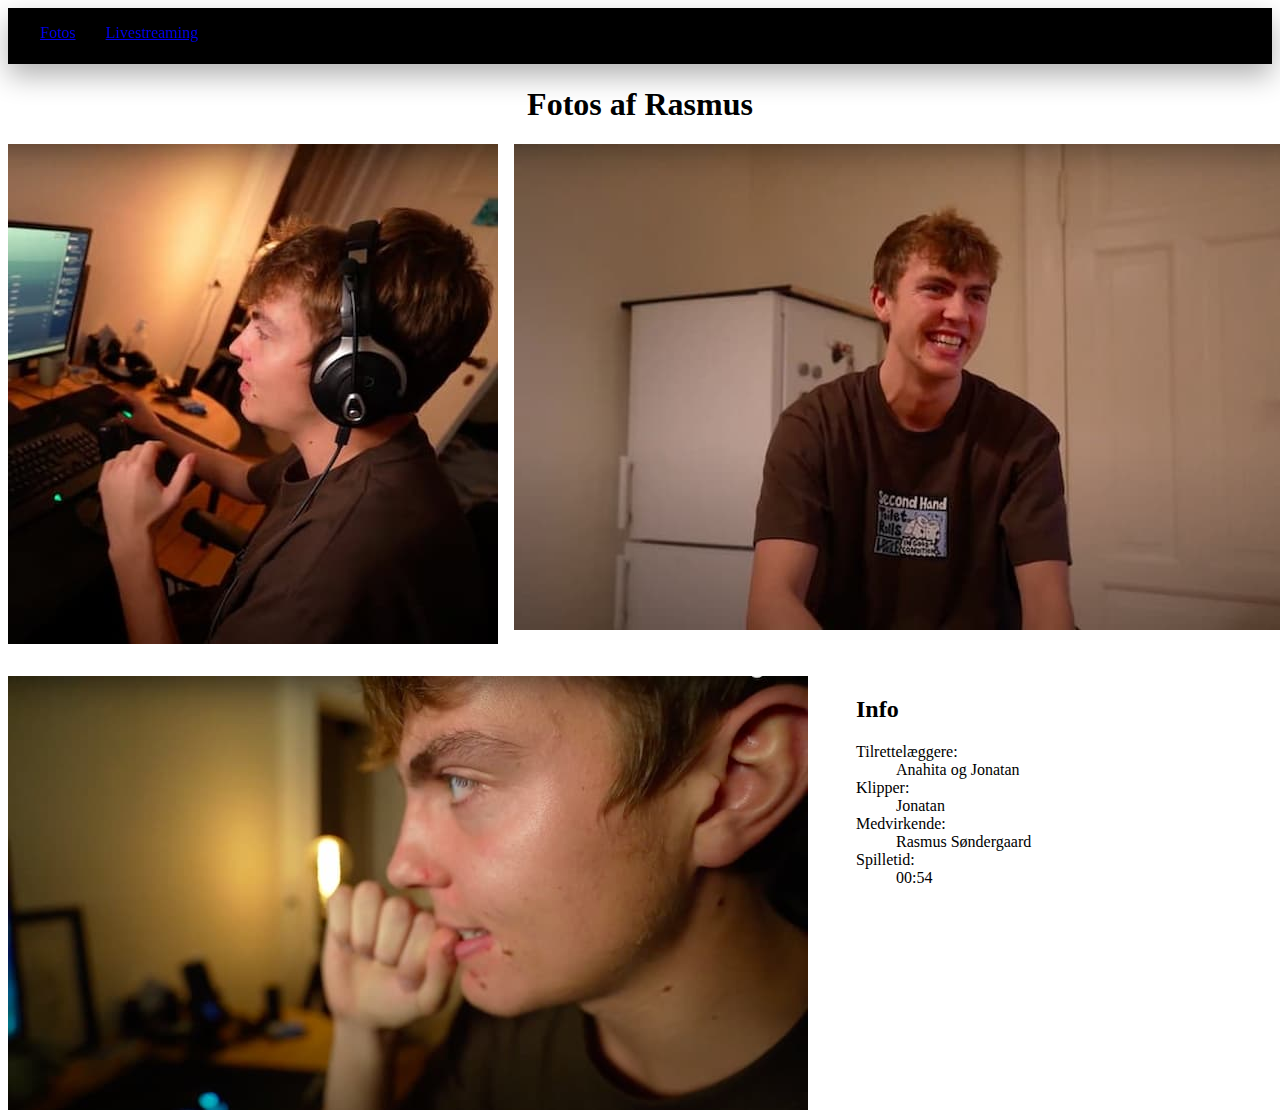
<file: projekter/Pilotsite/pilotvideo2-master2/index.html>
<!DOCTYPE html>
<html lang="en">
  <head>
    <meta charset="UTF-8" />
    <meta http-equiv="X-UA-Compatible" content="IE=edge" />
    <meta name="viewport" content="width=device-width, initial-scale=1.0" />
    <link rel="stylesheet" href="style.css" />
    <title>Rasmus Interview</title>
  </head>
  <body>
    <header>
      <nav>
        <ul>
          <li><a href="index.html">Fotos</a></li>
          <li><a href="video.html">Livestreaming</a></li>
        </ul>
      </nav>
    </header>
    <main>
      <h1 class="h1">Fotos af Rasmus</h1>
      <div class="foto_flex">
        <img src="deterhoejt.jpg" alt="hoejformat.rasmus" />
        <img src="griner.jpg" alt="griner.rasmus" />
      </div>
      <div class="background-image"></div>
      <div class="info_grid">
        <img src="Negle.jpg" alt="negle.jpg" />
        <div>
          <h2>Info</h2>
          <dl>
            <dt>Tilrettelæggere:</dt>
            <dd>Anahita og Jonatan</dd>
            <dt>Klipper:</dt>
            <dd>Jonatan</dd>
            <dt>Medvirkende:</dt>
            <dd>Rasmus Søndergaard</dd>
            <dt>Spilletid:</dt>
            <dd>00:54</dd>
          </dl>
        </div>
      </div>
    </main>
  </body>
</html>
</file>
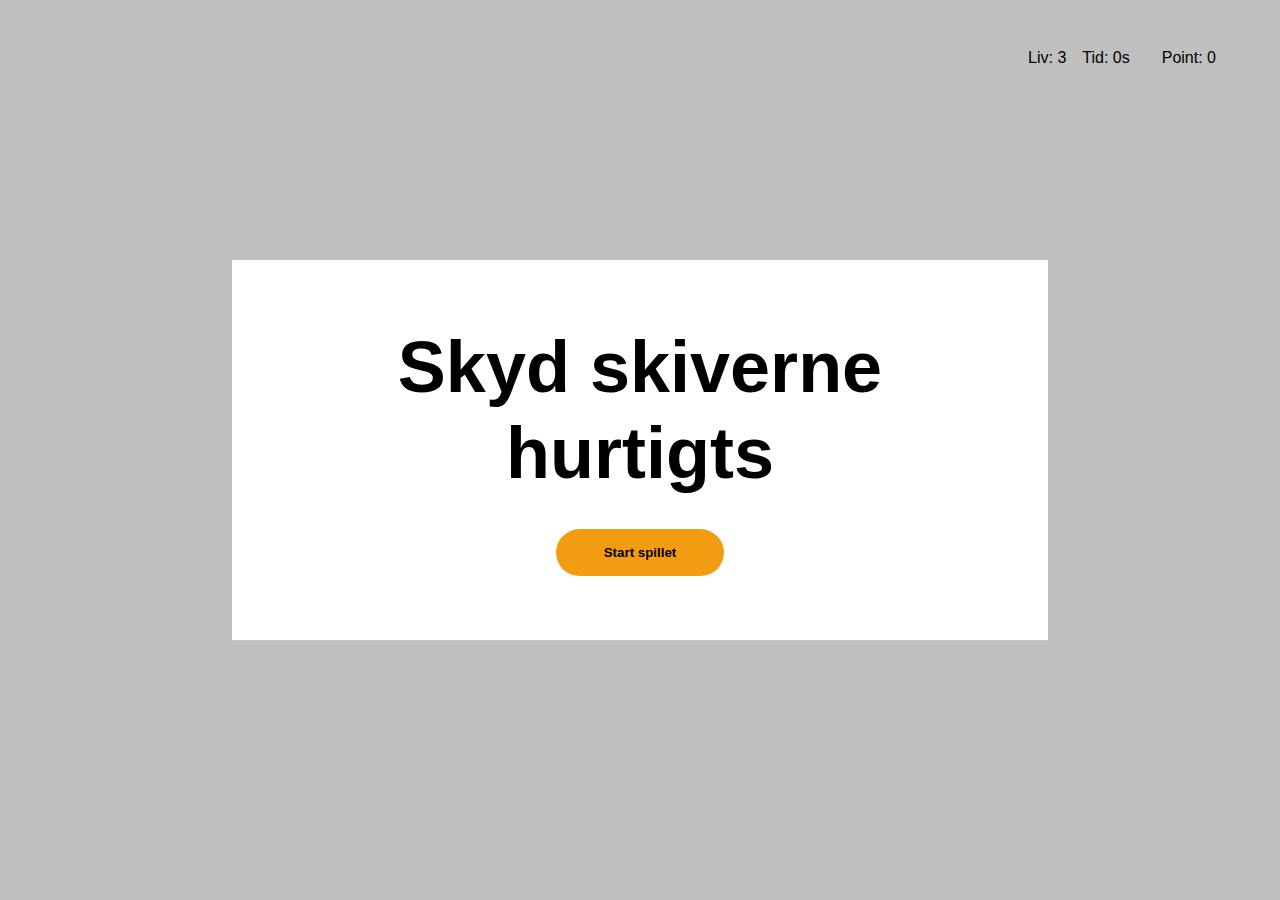
<file: projekter/Spil/Jonatan - Javascript spil/index.html>
<!DOCTYPE html>
<html lang="da">
  <head>
    <meta charset="UTF-8" />

    <title>Jonatan</title>

    <meta name="description" content="Multimedie designer KEA" />

    <meta name="viewport" content="width=device-width, initial-scale=1.0" />
    <meta name="robots" content="noindex" />

    <link rel="stylesheet" href="style/reset.css" />
    <link rel="stylesheet" href="style/main.css" />
    <link rel="stylesheet" href="style/spil.css" />
  </head>
  <body>
    <div id="game-scorecard">
      <div class="life">
        <p>Liv: <span id="target-life">3</span></p>
      </div>
      <div class="time">
        <p>Tid: <span id="target-time">0</span>s</p>
      </div>
      <div class="score">
        <p>Point: <span id="target-point">0</span></p>
      </div>
    </div>

    <div id="game-wrap">
      <div class="game-target positive" id="target-1"><h2>1</h2></div>
      <div class="game-target negative" id="target-2"><h2>2</h2></div>
      <div class="game-target negative" id="target-3"><h2>3</h2></div>
      <div class="game-target positive" id="target-4">
        <h2>4</h2>
      </div>
      <div class="game-target positive" id="target-5"><h2>5</h2></div>
      <div class="game-target positive" id="target-6"><h2>6</h2></div>
      <div class="game-target negative" id="target-7">
        <h2>7</h2>
      </div>
      <div class="game-target positive" id="target-8"><h2>8</h2></div>
      <div class="game-target positive" id="target-9"><h2>9</h2></div>
      <div class="game-target positive" id="target-10"><h2>10</h2></div>
    </div>

    <div id="modal-start" class="modal show">
      <div class="modal-content">
        <h1>Skyd skiverne hurtigts</h1>

        <button id="start-game">Start spillet</button>
      </div>
    </div>

    <div id="modal-complete" class="modal">
      <div class="modal-content">
        <h1>Level Complete!</h1>
        <button id="start-game-2">Prøv igen</button>
      </div>
    </div>

    <div id="modal-fail" class="modal">
      <div class="modal-content">
        <h1>Du fejlede!</h1>
        <button id="start-game-3">Prøv igen</button>
      </div>
    </div>

    <!-- JavaScript goes here-->
    <script src="javascript/main.js"></script>
  </body>
</html>
</file>
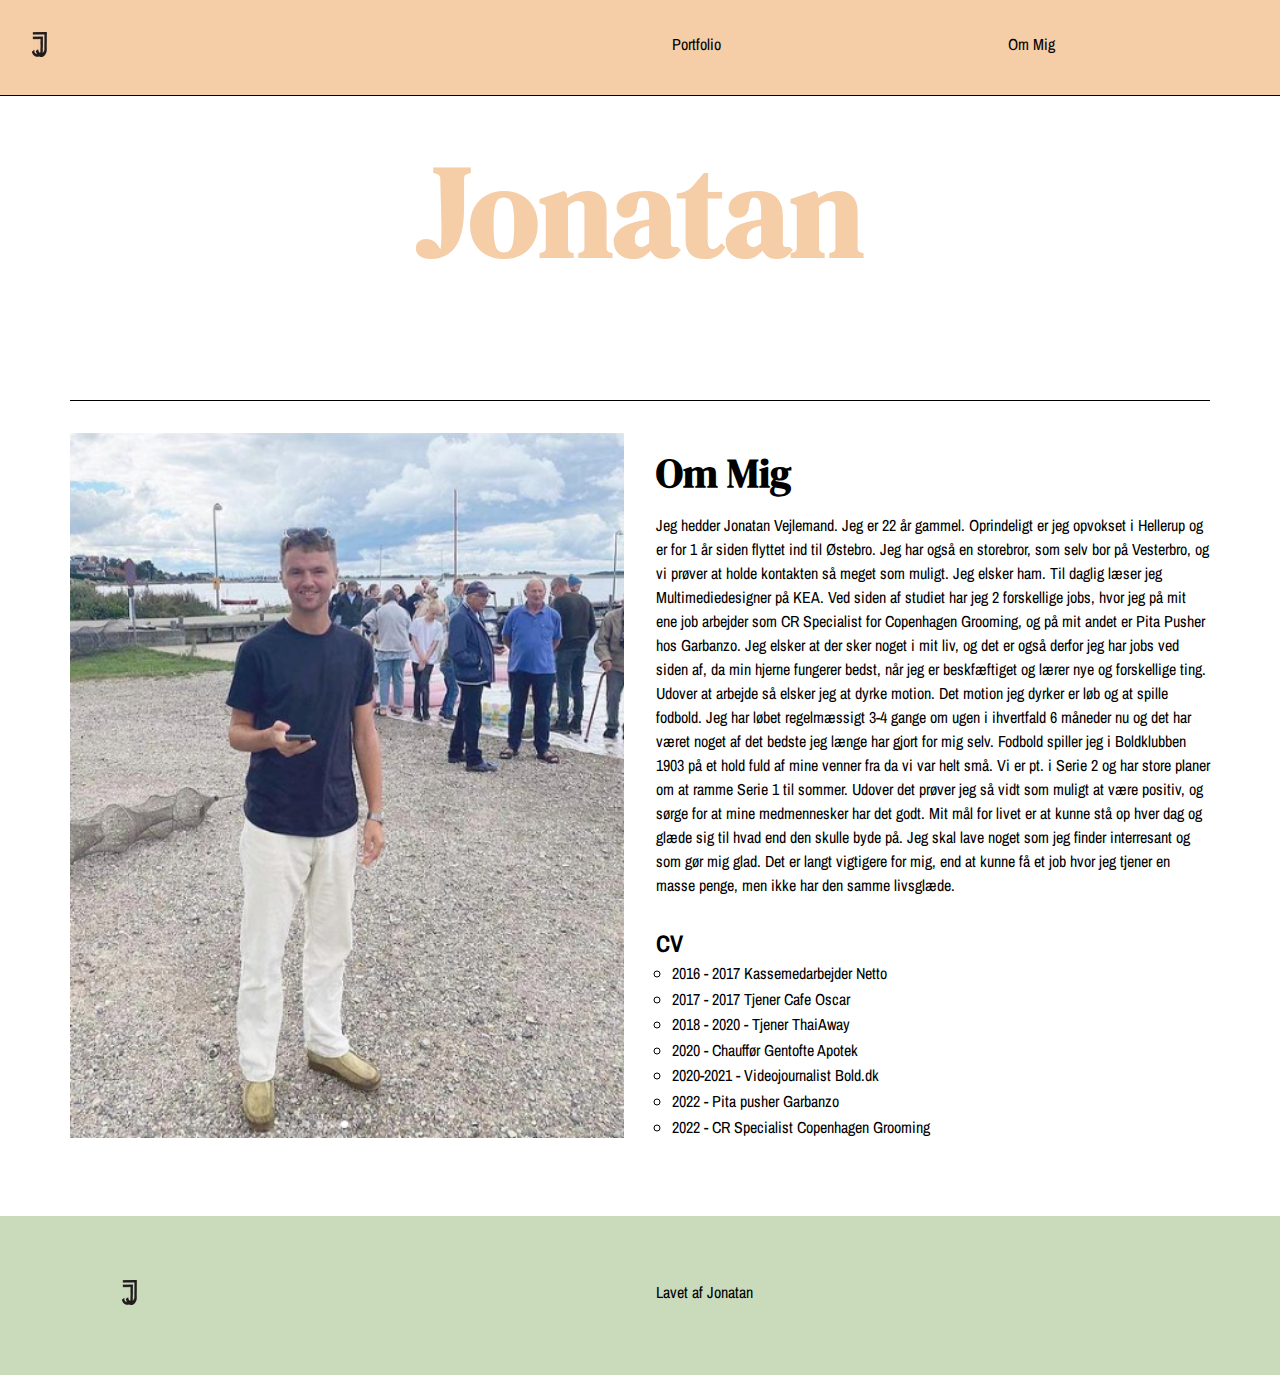
<file: ommig.html>
<!DOCTYPE html>
<html lang="da">
  <head>
    <meta charset="UTF-8" />

    <title>Jonatan</title>

    <meta name="description" content="Multimedie designer KEA" />

    <meta name="viewport" content="width=device-width, initial-scale=1.0" />
    <meta name="robots" content="noindex" />

    <link rel="preconnect" href="https://fonts.googleapis.com" />
    <link rel="preconnect" href="https://fonts.gstatic.com" crossorigin />
    <link href="https://fonts.googleapis.com/css2?family=Archivo+Narrow:wght@400;500&family=DM+Serif+Display&display=swap" rel="stylesheet" />
    <link rel="stylesheet" href="style/reset.css" />
    <link rel="stylesheet" href="style/main.css" />
    <link rel="stylesheet" href="style/ommig.css" />
  </head>
  <body>
    <nav>
      <div id="navigation" class="flex-wrap">
        <div class="flex-wrap-50">
          <a href="index.html"><img src="images/Asset2.png" alt="Asset2" /> </a>
        </div>
        <div class="flex-wrap-25"><a href="portfolio.html">Portfolio</a></div>
        <div class="flex-wrap-25"><a href="ommig.html">Om Mig</a></div>
      </div>
      <div id="burger">
        <img class="burgericon" src="images/menu.png" alt="burgermenu" />
      </div>
    </nav>
    <div id="app">
      <div class="hero">
        <div class="grid"><h1 class="fersken-font">Jonatan</h1></div>
      </div>

      <div class="flex-wrap border-top intro">
        <div class="flex-wrap-50 padding-md">
          <img src="images/mig.png" alt="Portraet" />
        </div>
        <div class="flex-wrap-50 padding-md">
          <h2 class="margin-sm">Om Mig</h2>
          <p>
            Jeg hedder Jonatan Vejlemand. Jeg er 22 år gammel. Oprindeligt er jeg opvokset i Hellerup og er for 1 år siden flyttet ind til Østebro. Jeg har også en storebror, som selv bor på Vesterbro, og vi prøver at holde kontakten så meget som muligt. Jeg elsker ham. Til daglig læser jeg Multimediedesigner på KEA. Ved siden af studiet har jeg 2 forskellige jobs, hvor jeg på mit ene job arbejder som CR Specialist for Copenhagen Grooming, og på mit andet er Pita Pusher hos Garbanzo. Jeg elsker at der sker noget i mit liv, og det er også derfor jeg har jobs ved siden af, da min hjerne fungerer bedst, når jeg er beskfæftiget og lærer nye og forskellige ting. Udover at arbejde så elsker jeg at dyrke motion. Det motion jeg dyrker er løb og at spille fodbold. Jeg har løbet regelmæssigt 3-4
            gange om ugen i ihvertfald 6 måneder nu og det har været noget af det bedste jeg længe har gjort for mig selv. Fodbold spiller jeg i Boldklubben 1903 på et hold fuld af mine venner fra da vi var helt små. Vi er pt. i Serie 2 og har store planer om at ramme Serie 1 til sommer. Udover det prøver jeg så vidt som muligt at være positiv, og sørge for at mine medmennesker har det godt. Mit mål for livet er at kunne stå op hver dag og glæde sig til hvad end den skulle byde på. Jeg skal lave noget som jeg finder interresant og som gør mig glad. Det er langt vigtigere for mig, end at kunne få et job hvor jeg tjener en masse penge, men ikke har den samme livsglæde.
          </p>
          <h4>CV</h4>
          <ul>
            <li><b> 2016 - 2017 Kassemedarbejder Netto</b></li>
            <li>2017 - 2017 Tjener Cafe Oscar</li>
            <li>2018 - 2020 - Tjener ThaiAway</li>
            <li>2020 - Chauffør Gentofte Apotek</li>
            <li>2020-2021 - Videojournalist Bold.dk</li>
            <li>2022 - Pita pusher Garbanzo</li>
            <li>2022 - CR Specialist Copenhagen Grooming</li>
          </ul>
        </div>
      </div>
    </div>
    <footer class="padding-xl">
      <div class="flex-wrap">
        <div class="flex-wrap-50">
          <a href="index.html"><img src="images/Asset2.png" alt="Asset2" /> </a>
        </div>

        <div class="flex-wrap-50">Lavet af Jonatan</div>
      </div>
    </footer>

    <script src="javascript/main.js"></script>
  </body>
</html>
</file>
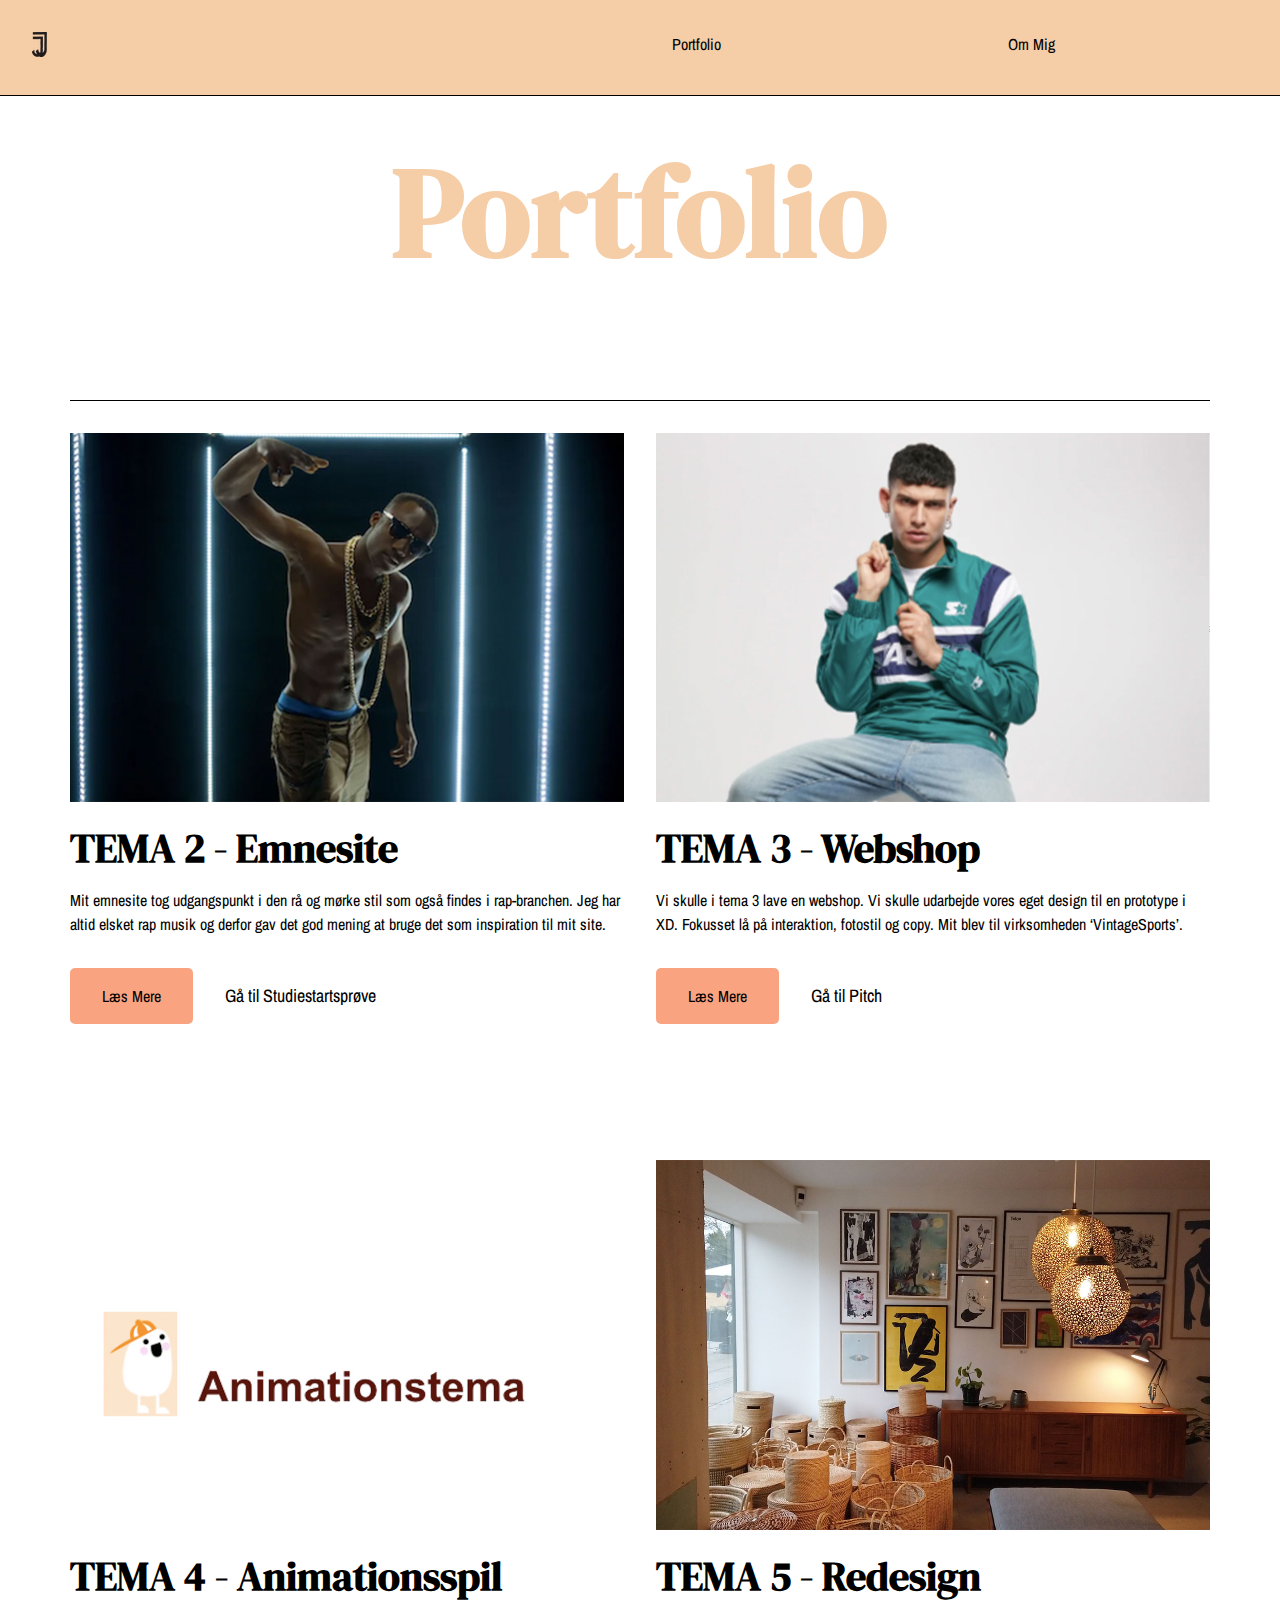
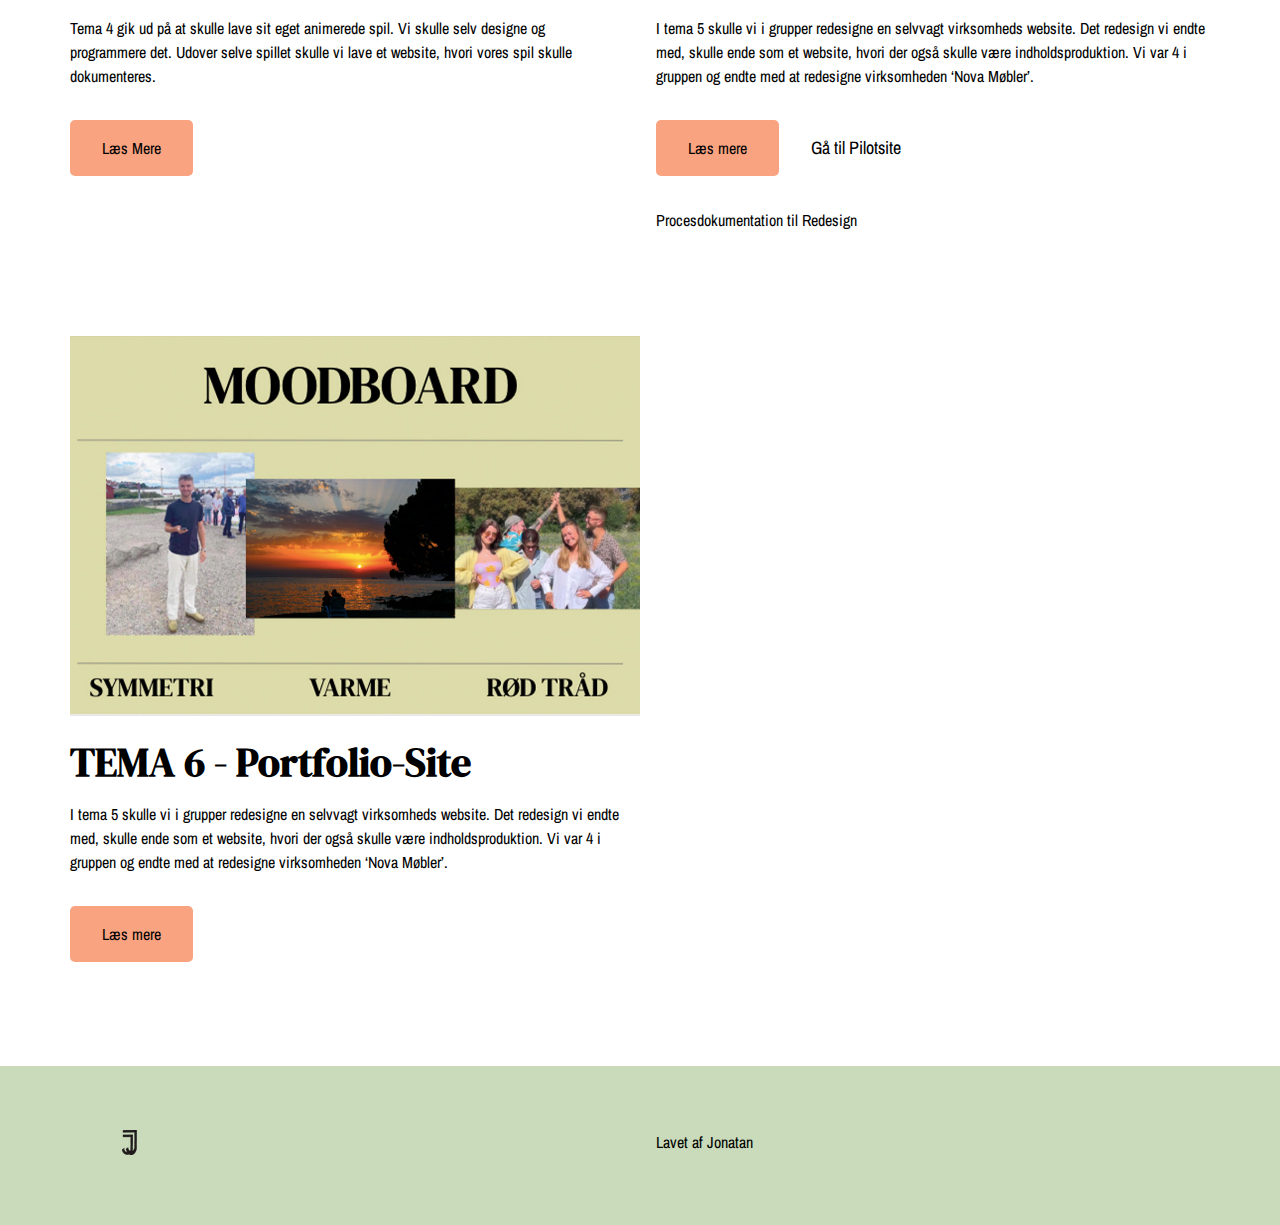
<file: portfolio.html>
<!DOCTYPE html>
<html lang="da">
  <head>
    <meta charset="UTF-8" />

    <title>Jonatan</title>

    <meta name="description" content="Multimedie designer KEA" />

    <meta name="viewport" content="width=device-width, initial-scale=1.0" />
    <meta name="robots" content="noindex" />

    <link rel="preconnect" href="https://fonts.googleapis.com" />
    <link rel="preconnect" href="https://fonts.gstatic.com" crossorigin />
    <link href="https://fonts.googleapis.com/css2?family=Archivo+Narrow:wght@400;500&family=DM+Serif+Display&display=swap" rel="stylesheet" />
    <link rel="stylesheet" href="style/reset.css" />
    <link rel="stylesheet" href="style/main.css" />
    <link rel="stylesheet" href="style/portfolio.css" />
  </head>
  <body>
    <nav>
      <div id="navigation" class="flex-wrap">
        <div class="flex-wrap-50">
          <a href="index.html"><img src="images/Asset2.png" alt="Asset2" /> </a>
        </div>
        <div class="flex-wrap-25"><a href="portfolio.html">Portfolio</a></div>
        <div class="flex-wrap-25"><a href="ommig.html">Om Mig</a></div>
      </div>
      <div id="burger">
        <img class="burgericon" src="images/menu.png" alt="burgermenu" />
      </div>
    </nav>
    <div id="app">
      <div class="hero">
        <div class="grid"><h1 class="fersken-font">Portfolio</h1></div>
      </div>

      <div class="flex-wrap border-top intro">
        <div class="flex-wrap-50 padding-md card">
          <a target="_blank" href="https://jonatanvejlemand.dk/kea/02_web/02_emnesite/emnesite/"> <img src="images/Emnesite.jpg" alt="tema2" /></a>

          <h2 class="margin-sm">TEMA 2 - Emnesite</h2>
          <p>Mit emnesite tog udgangspunkt i den rå og mørke stil som også findes i rap-branchen. Jeg har altid elsket rap musik og derfor gav det god mening at bruge det som inspiration til mit site.</p>
          <a target="_blank" href="https://jonatanvejlemand.dk/kea/02_web/02_emnesite/emnesite/"><div class="btn btn-primary">Læs Mere</div></a><a target="_blank" href="https://jonatanvejlemand.dk/kea/02_web/01_website/website/index.html"><p class="p">Gå til Studiestartsprøve</p></a>
        </div>
        <div class="flex-wrap-50 padding-md card">
          <a target="_blank" href="https://xd.adobe.com/view/a15db0e3-221d-44d3-9449-eae132434d75-f40e/"><img src="images/vintage.jpg" alt="vintage" /></a>

          <h2 class="margin-sm">TEMA 3 - Webshop</h2>
          <p>Vi skulle i tema 3 lave en webshop. Vi skulle udarbejde vores eget design til en prototype i XD. Fokusset lå på interaktion, fotostil og copy. Mit blev til virksomheden ‘VintageSports’.</p>
          <a target="_blank" href="https://xd.adobe.com/view/a15db0e3-221d-44d3-9449-eae132434d75-f40e/"><div class="btn btn-primary">Læs Mere</div></a><a target="_blank" href="projekter/Pitch/pitchpdf.pdf"><p class="p">Gå til Pitch</p></a>
        </div>
      </div>
      <div class="flex-wrap intro">
        <div class="flex-wrap-50 padding-md card">
          <a target="_blank" href="index.html"> <img src="images/Animation.jpg" alt="tema4" /></a>

          <h2 class="margin-sm">TEMA 4 - Animationsspil</h2>
          <p>Tema 4 gik ud på at skulle lave sit eget animerede spil. Vi skulle selv designe og programmere det. Udover selve spillet skulle vi lave et website, hvori vores spil skulle dokumenteres.</p>
          <a target="_blank" href="index.html"><div class="btn btn-primary">Læs Mere</div></a>
        </div>
        <div class="flex-wrap-50 padding-md card">
          <a target="_blank" href="projekter/Nova/redesign/index.html"><img src="images/redesign.jpg" alt="tema5" /></a>

          <h2 class="margin-sm">TEMA 5 - Redesign</h2>
          <p>I tema 5 skulle vi i grupper redesigne en selvvagt virksomheds website. Det redesign vi endte med, skulle ende som et website, hvori der også skulle være indholdsproduktion. Vi var 4 i gruppen og endte med at redesigne virksomheden ‘Nova Møbler’.</p>

          <a target="_blank" href="projekter/Nova/redesign/index.html"><div class="btn btn-primary">Læs mere</div></a><a target="_blank" href="projekter/Pilotsite/pilotvideo2-master2/index.html"><p class="p">Gå til Pilotsite</p></a><a target="_blank" href="projekter/Procesdokumentation/Procesdokumentation.docx.pdf"><p>Procesdokumentation til Redesign</p></a>
        </div>
      </div>
      <div class="flex-wrap intro">
        <div class="flex-wrap-50 padding-md card">
          <a target="_blank" href="projekter/Procesdokument/Proces.pdf"><img src="images/procesdokument.jpg" alt="tema6" /></a>

          <h2 class="margin-sm">TEMA 6 - Portfolio-Site</h2>
          <p>I tema 5 skulle vi i grupper redesigne en selvvagt virksomheds website. Det redesign vi endte med, skulle ende som et website, hvori der også skulle være indholdsproduktion. Vi var 4 i gruppen og endte med at redesigne virksomheden ‘Nova Møbler’.</p>

          <a target="_blank" href="projekter/Procesdokument/Proces.pdf"><div class="btn btn-primary">Læs mere</div></a>
        </div>
      </div>
    </div>
    <footer class="padding-xl">
      <div class="flex-wrap">
        <div class="flex-wrap-50">
          <a href="index.html"><img src="images/Asset2.png" alt="Asset2" /> </a>
        </div>

        <div class="flex-wrap-50">Lavet af Jonatan</div>
      </div>
    </footer>

    <script src="javascript/main.js"></script>
  </body>
</html>
</file>
<file: projekter/Pilotsite/pilotvideo2-master2/style.css>
@media (min-width: 800px) {
  /*foto flex*/
  .foto_flex {
    display: grid;
    grid-template-columns: 1fr 2.264fr;
    gap: 1rem;
  }
  /*info grid*/
  .info_grid {
    display: grid;
    grid-template-columns: 2fr 1fr;
    margin: 2rem 0 0 0;
    gap: 1rem;
  }
}
.h1 {
  font-family: Merriweather;
  text-align: center;
  justify-content: center;
}
.h2 {
  text-align: center;
  margin-bottom: 1rem;
  justify-content: center;
}
dt {
  font-family: Merriweather;
}
dd {
  font-family: MemphisRiver;
}
.grid_4_1 {
  display: grid;
  grid-template-columns: 3fr 3fr;
  grid-template-rows: max-content;
}
header {
  padding: 1rem 2rem;
  box-shadow: 0 12px 28px 0 rgb(0 0 0 / 30%);

  background-color: black;
  color: white;
}
header nav ul {
  display: flex;
  list-style: none;
  gap: 30px;
  margin: 0;
  padding: 0;
  padding-bottom: 0.4rem;
}
@media (min-width: 800px) {
  header {
    position: sticky;
    top: 0;
    padding: 1rem 2rem;
    box-shadow: 0 12px 28px 0 rgb(0 0 0 / 30%);
    display: flex;
    flex-direction: column;
    justify-content: space-between;
    align-items: baseline;
    background-color: black;
  }
}
h1 {
  font-family: Merriweather;
  text-align: center;
  justify-content: center;
}
</file>
<file: projekter/Spil/Jonatan - Javascript spil/style/main.css>
/*
  Main stylesheet
*/

/* Desktop styles */

html,
body {
  font-size: 16px;
}

/*
 Font styles
*/

button {
  padding: 1rem 3rem;
  border: none;
  outline: none;
  background: #f39c12;
  border-radius: 2rem;
  font-weight: 600;
}

p,
.p {
  font-family: "Arial";
  font-size: 1rem;
  line-height: 1.2rem;
}

h1,
.h1 {
  font-family: "Arial";
  font-weight: bold;
  font-size: 4.5rem;
  line-height: 1.2em;
}

h2,
.h2 {
  font-family: "Arial";
  font-weight: bold;
  font-size: 3rem;
  line-height: 1.2em;
}

h3,
.h3 {
  font-family: "Arial";
  font-weight: bold;
  font-size: 2rem;
  line-height: 1.2em;
}

/*
 ### COLORS ###
 background-color: {color};
 color: {text-color}
*/

.bg-blue {
  background-color: blue;
  color: white;
}

.bg-light-grey {
  background-color: lightgray;
  color: black;
}

.bg-green {
  background-color: green;
  color: white;
}

/*
  ### GRID ###
*/

.flex-wrap {
  display: flex;
  gap: 20px;
  width: 90%;
  max-width: 1140px;
  margin: auto;
  margin-top: 20px;
  margin-bottom: 20px;
}

.flex-wrap-50 {
  width: 50%;
}

.flex-wrap-33 {
  width: 33.33%;
}

/*
  
  Padding, Margin
*/

.padding-sm {
  padding: 1rem;
}

.padding-md {
  padding: 2rem;
}

.padding-xl {
  padding: 4rem;
}

/* Mobile styles */
@media screen and (max-width: 767px) {
  .flex-wrap {
    display: block;
  }

  .flex-wrap-50 {
    width: 100%;
  }

  .flex-wrap-33 {
    width: 100%;
  }

  .margin,
  .padding {
    width: 100%;
  }

  .padding-sm {
    padding: 5px;
  }

  .padding-md {
    padding: 15px;
  }

  .padding-xl {
    padding: 20px;
  }
}
</file>
<file: projekter/Spil/Jonatan - Javascript spil/style/spil.css>
/*  GAME TARGETS  */
.game-target {
  width: 100px;
  height: 100px;
  position: absolute;
  pointer-events: none;
  transform: rotateX(-90deg);
}

.game-target.active {
  transform-origin: bottom;
  pointer-events: auto;
  transform: rotateX(0deg);
  transition: transform 0.25s ease-out;
}

.game-target.negative {
  background: #e74c3c;
  border: 10px solid #c0392b;
  color: #c0392b;
}

.game-target.positive {
  background: #3498db;
  border: 10px solid #2980b9;
  color: #2980b9;
}

.game-target.positive.hit {
  background: #2ecc71 !important;
  border: 10px solid #27ae60 !important;
  color: #27ae60 !important;
  pointer-events: none !important;
}

.game-target h2 {
  position: absolute;
  width: 100%;
  text-align: center;
  top: 50%;
  transform: translateY(-50%);
  line-height: 1em;
}

#target-1 {
  top: 10vh;
  left: 10%;
}

#target-2 {
  top: 10vh;
  left: 30%;
}
#target-3 {
  top: 10vh;
  left: 70%;
}
#target-4 {
  top: 42vh;
  left: 20%;
}
#target-5 {
  top: 42vh;
  left: 35%;
}
#target-6 {
  top: 42vh;
  left: 65%;
}
#target-7 {
  top: 42vh;
  left: 90%;
}
#target-8 {
  top: 70vh;
  left: 10%;
}
#target-9 {
  top: 70vh;
  left: 45%;
}
#target-10 {
  top: 70vh;
  left: 75%;
}

/* Score card */

#game-scorecard {
  position: absolute;
  top: 0;
  right: 0;
  padding: 3rem;
  display: flex;
}

#game-scorecard .time,
#game-scorecard .score {
  padding: 0px 1rem;
}

/* MODALS */
.modal {
  position: absolute;
  width: 100%;
  height: 100vh;
  top: 0;
  left: 0;
  background: rgba(0, 0, 0, 0.25);
  display: none;
  z-index: 10;
}

.modal.show {
  display: block;
}

.modal-content {
  position: absolute;
  width: 80%;
  max-width: 720px;
  top: 50%;
  left: 50%;
  background: white;
  padding: 3rem;
  text-align: center;
  transform: translateX(-50%) translateY(-50%);
}

.modal-content h1,
.modal-content h2,
.modal-content button {
  margin: 1rem 0;
}
</file>
<file: style/main.css>
@import url("https://fonts.googleapis.com/css2?family=Archivo+Narrow:wght@400;500&family=DM+Serif+Display&display=swap");

html,
body {
  font-family: "Archivo Narrow", sans-serif;
  font-size: 16px;
  line-height: 1.5em;
  font-weight: 400;
}
a {
  font-family: "Archivo Narrow", sans-serif;
  text-decoration: none;
  color: black;
  cursor: pointer;
}
a:hover {
  color: #c9dbba;
  transition: color 0.5s ease-out;
}
/*
 Font styles
*/

p {
  font-family: "Archivo Narrow", sans-serif;
  font-size: 1rem;
  line-height: 1.5em;
  font-weight: 400;
}
.p {
  display: inline-block;
  padding-left: 2rem;
  font-size: large;
}

h1 {
  font-family: "DM Serif Display", serif;
  font-weight: bold;
  font-size: 8rem;
  line-height: 1.2em;
}

h2 {
  font-family: "DM Serif Display", serif;
  font-weight: bold;
  font-size: 2.5rem;
  line-height: 1.2em;
}

h3 {
  font-family: "Archivo Narrow", sans-serif;
  font-weight: bold;
  font-size: 2rem;
  line-height: 1.2em;
}
h4 {
  font-family: "Archivo Narrow", sans-serif;
  font-weight: bold;
  font-size: 1.5rem;
  line-height: 1.2em;
}
/*
 ### COLORS ###
 background-color: {color};
 color: {text-color}
*/

.border-top {
  border-top: 1px solid black;
}
.oliven-font {
  color: #dcdba8;
}
.oliven-bg {
  background-color: #dcdba8;
  color: white;
}
.blue-font {
  color: #75dbcd;
}
.blue-bg {
  background-color: #75dbcd;
  color: white;
}
.green-font {
  color: #c9dbba;
}
.green-bg {
  background-color: #c9dbba;
  color: white;
}
.fersken-font {
  color: #f5cda7;
}
.fersken-bg {
  background-color: #f5cda7;
  color: white;
}
.red-font {
  color: #faa381;
}
.red-bg {
  background-color: #faa381;
  color: white;
}
/*
  ### GRID ###
*/

.grid {
  display: block;
  gap: 2rem;
  width: 90%;
  max-width: 1140px;
  margin: auto;

  margin-bottom: 20px;
}
.flex-wrap {
  display: flex;
  gap: 2rem;
  width: 90%;
  max-width: 1140px;
  margin: auto;
  margin-top: 40px;
  margin-bottom: 40px;
}

.flex-wrap-50 {
  width: 50%;
}

.flex-wrap-33 {
  width: 33.33%;
}
.flex-wrap-25 {
  width: 25%;
}
#app {
  opacity: 0;
}
#app.loaded {
  opacity: 1;
  transition: all 0.5s;
}
/*Nav
*/
.logo {
  font-size: 16px;
}
nav {
  position: fixed;
  top: 0;
  left: 0;
  width: 100%;
}
#navigation {
  width: 100%;
  overflow: hidden;
  background-color: #f5cda7;
  border-bottom: 1px solid black;
  font-family: "DM Serif Display", serif;
  padding: 0;
  max-width: unset;
  padding: 2rem;
}
#navigation.open {
  width: 100%;
}
#burger {
  display: none;
  width: 1.5rem;
  height: 1.5rem;
  background-color: white;
  position: fixed;
  top: 2rem;
  right: 2rem;
  padding: 0.5rem;
  border-radius: 50%;
}
.burgericon {
  width: 100%;
}
nav .flex-wrap {
  margin-top: 0;
  margin-bottom: 0;
}
/*Footer
*/
footer {
  background-color: #c9dbba;
  display: block;
}
footer .flex-wrap {
  margin-top: 0;
  margin-bottom: 0;
}
/*
  ### SPACING ###
  (Padding, Margin)
*/
.padding-sm {
  padding: 1rem;
}

.padding-md {
  padding: 2rem;
}

.padding-xl {
  padding: 4rem;
}

.margin-sm {
  margin: 1rem;
}

.margin-md {
  margin: 2rem;
}

.margin-xl {
  margin: 4rem;
}
.btn {
  display: inline-block;
  outline: none;
  border: none;
  padding-left: 2rem;
  padding-right: 2rem;
  padding-top: 1rem;
  padding-bottom: 1rem;
  margin-top: 2rem;
  margin-bottom: 2rem;
  cursor: pointer;
  border-radius: 5px;
}
.btn-primary {
  background-color: #faa381;
}
.btn-primary:hover {
  background-color: #c9dbba;
  color: white;
  transition: all 0.5s;
}
.btn-secondary {
  background-color: white;
}
/* Mobile styles */
@media screen and (max-width: 1260px) {
  h1,
  .h1 {
    font-size: 5rem;
  }
}
@media screen and (max-width: 767px) {
  .flex-wrap {
    display: block;
  }

  .flex-wrap-50 {
    width: 100%;
  }

  .flex-wrap-33 {
    width: 100%;
  }

  .margin,
  .padding {
    width: 100%;
  }

  .padding-sm {
    padding: 5px;
  }

  .padding-md {
    padding: 15px;
  }

  .padding-xl {
    padding: 20px;
  }
  p,
  .p {
    font-size: 1rem;
  }

  h1,
  .h1 {
    font-size: 4rem;
  }

  h2,
  .h2 {
    font-size: 1.5rem;
  }

  h3,
  .h3 {
    font-size: 1.25rem;
  }
  #navigation {
    width: 0;
    overflow: hidden;
    background-color: #f5cda7;
    border-bottom: 1px solid black;
    font-family: "DM Serif Display", serif;
    padding: 0;
    max-width: unset;
    transition: margin-top 0.5s;
    margin-top: -200px;
  }
  #burger {
    display: block;

    background-color: white;
    position: fixed;
    top: 2rem;
    right: 2rem;
  }
  #navigation.open {
    width: 100%;
    padding: 2rem;
    margin-top: 0px;
  }
}
</file>
<file: style/ommig.css>
.hero {
  width: 100%;
  height: 40vh;

  background-size: cover;
  background-attachment: fixed;
  text-align: center;
}
.hero .grid {
  padding-top: 15vh;
}
.intro .margin-sm {
  margin-left: 0px;
  margin-right: 0px;
}
.intro .padding-md {
  padding-left: 0px;
  padding-right: 0px;
}
.intro img {
  width: 100%;
}
li {
  list-style-type: circle;
  margin-left: 1rem;
  margin-top: 0.1rem;
  margin-bottom: 0.1rem;
}
h4 {
  margin-top: 2rem;
  margin-bottom: 0.2rem;
}
@media screen and (max-width: 767px) {
  .hero {
    height: 20vh;
  }
  .hero .grid {
    padding-top: 10vh;
  }
}
</file>
<file: style/portfolio.css>
.hero {
  width: 100%;
  height: 40vh;

  background-size: cover;
  background-attachment: fixed;
  text-align: center;
}
.hero .grid {
  padding-top: 15vh;
}
.intro .margin-sm {
  margin-left: 0px;
  margin-right: 0px;
}
.intro .padding-md {
  padding-left: 0px;
  padding-right: 0px;
}
.card img {
  width: 100%;
}

@media screen and (max-width: 767px) {
  .hero {
    height: 20vh;
  }
  .hero .grid {
    padding-top: 10vh;
  }
}
</file>
